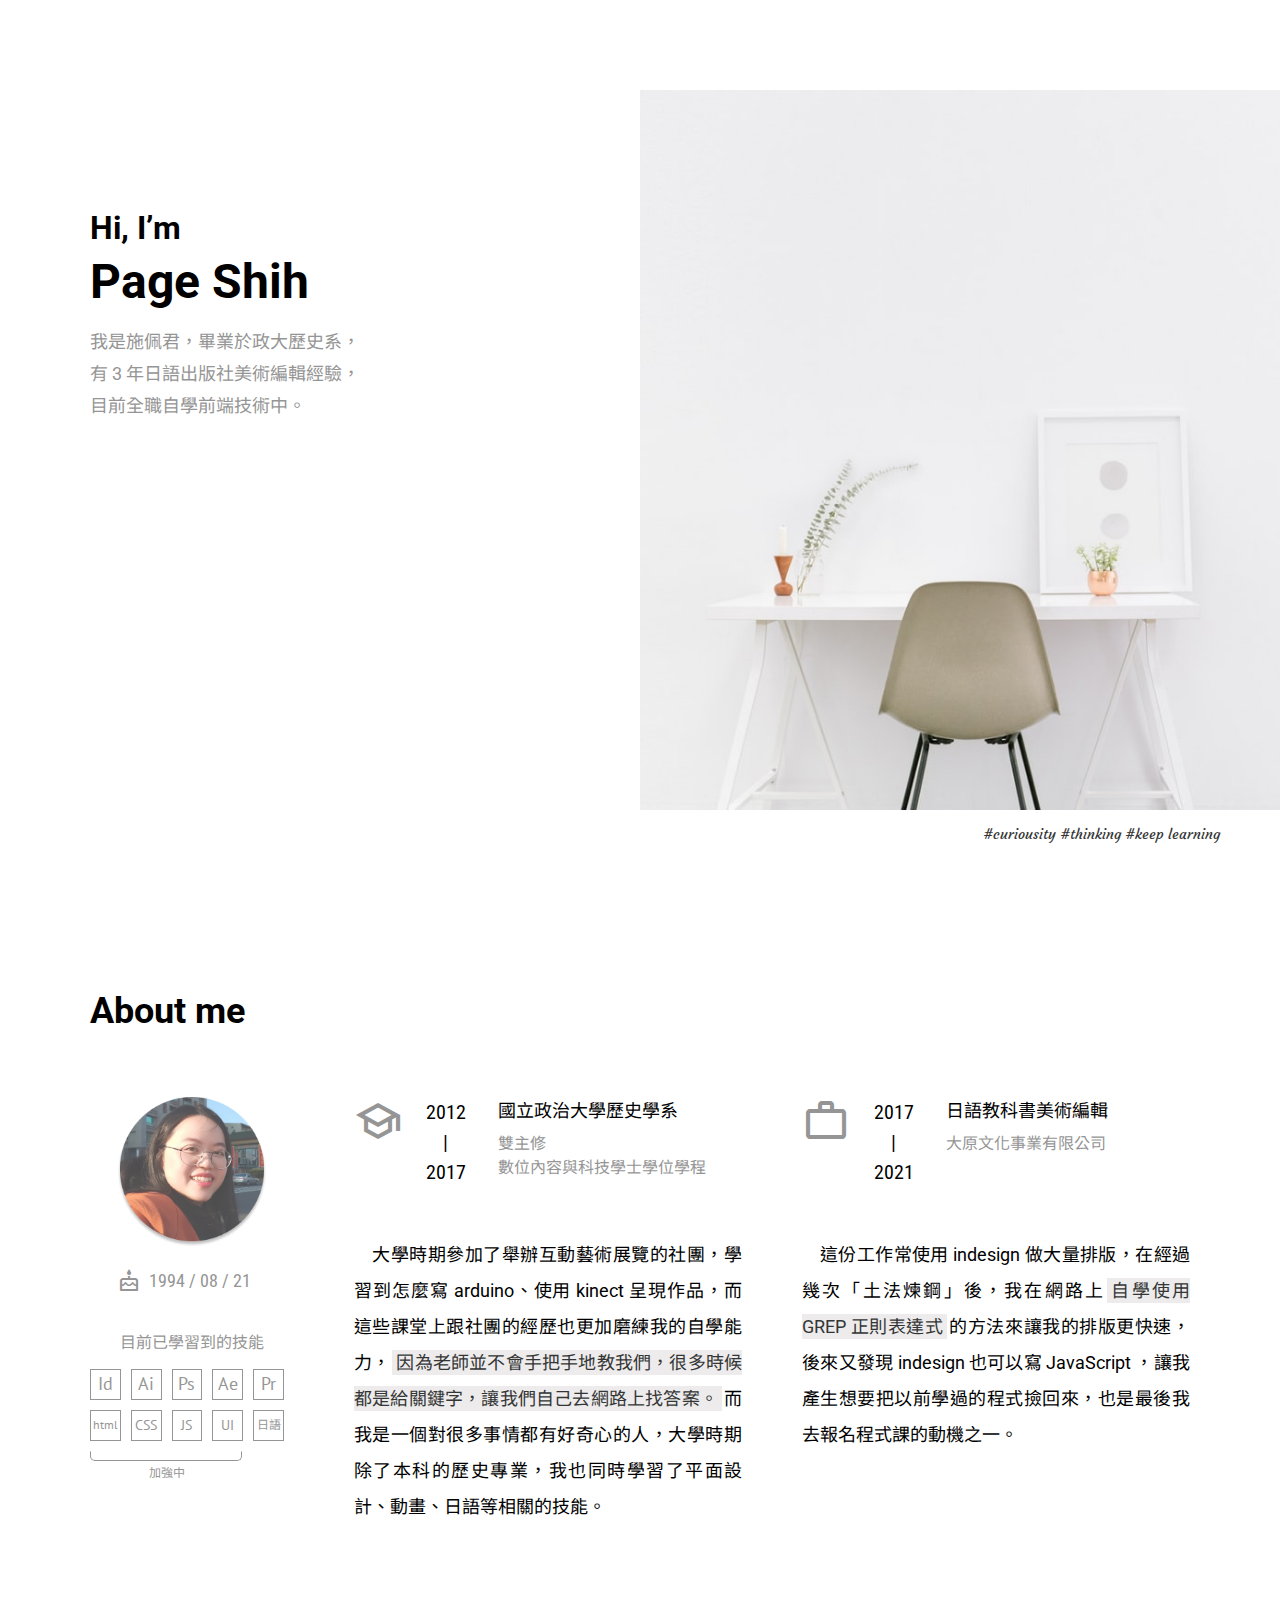
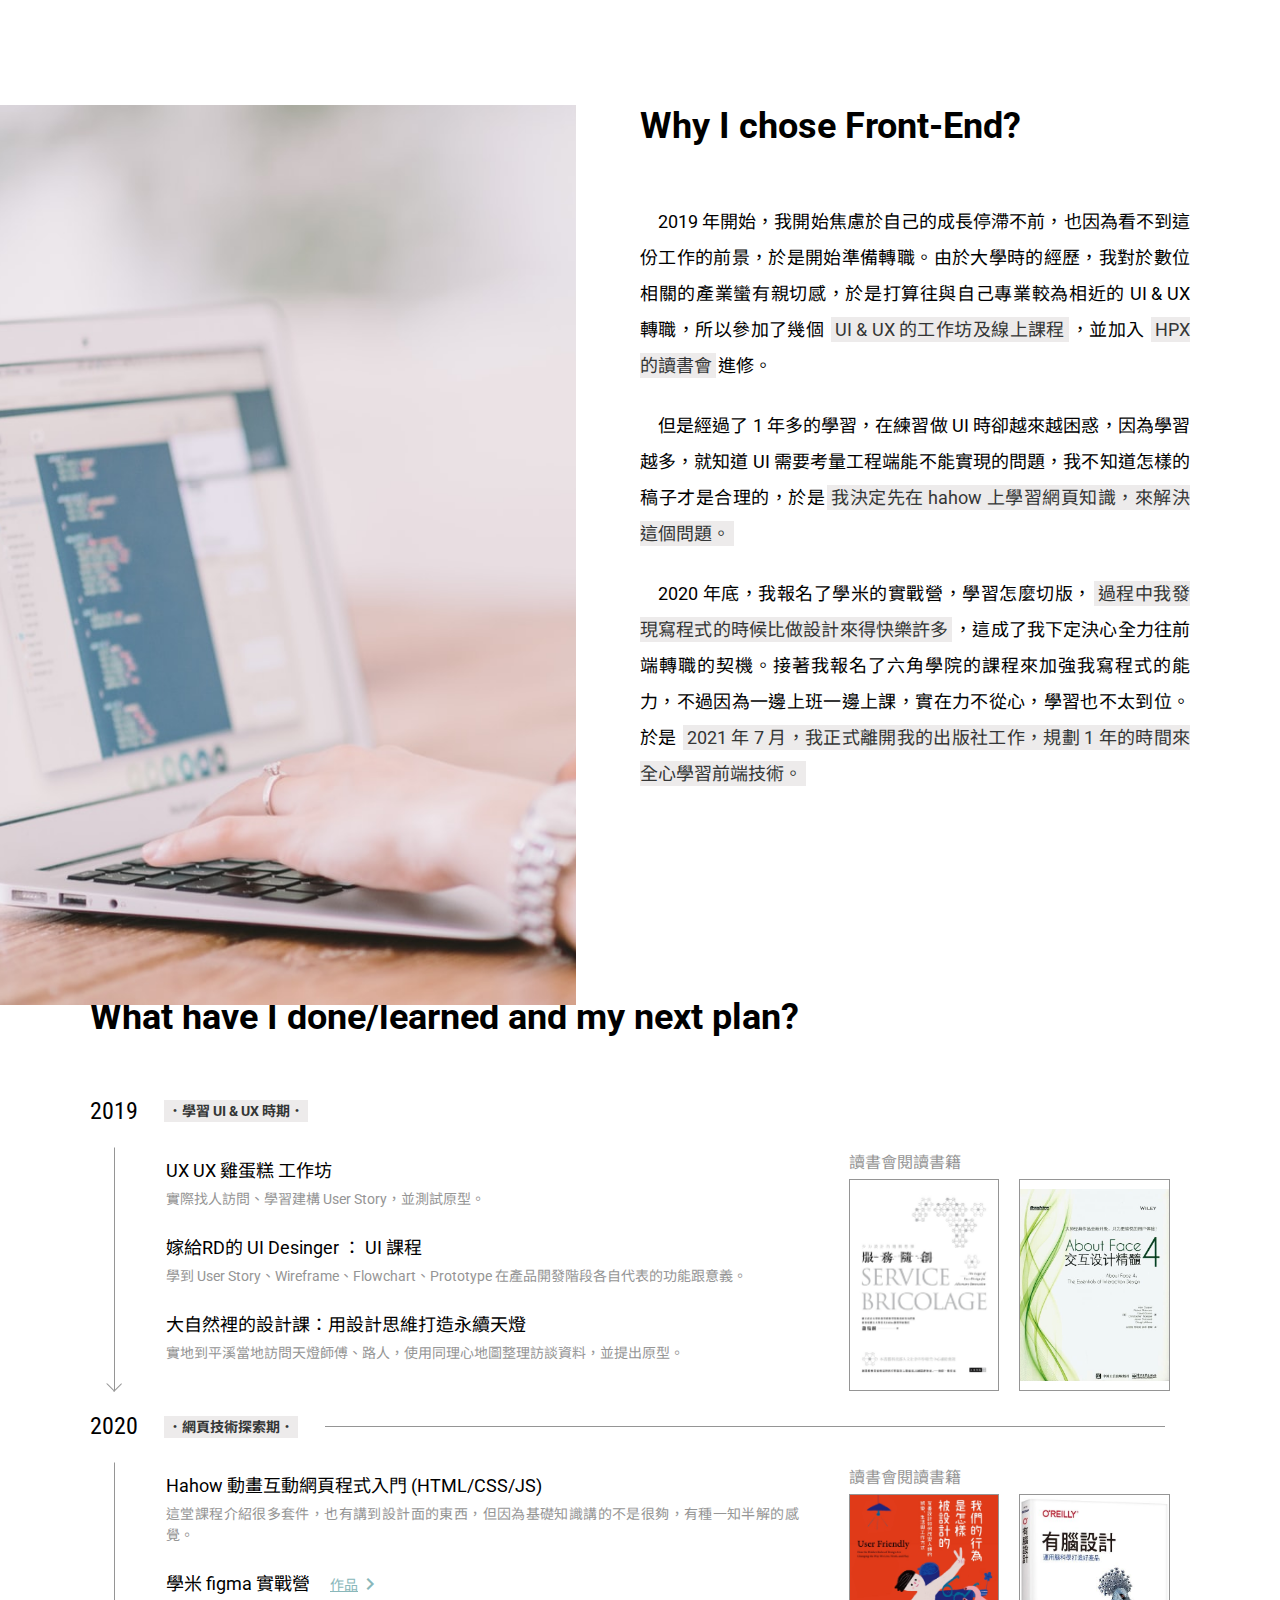
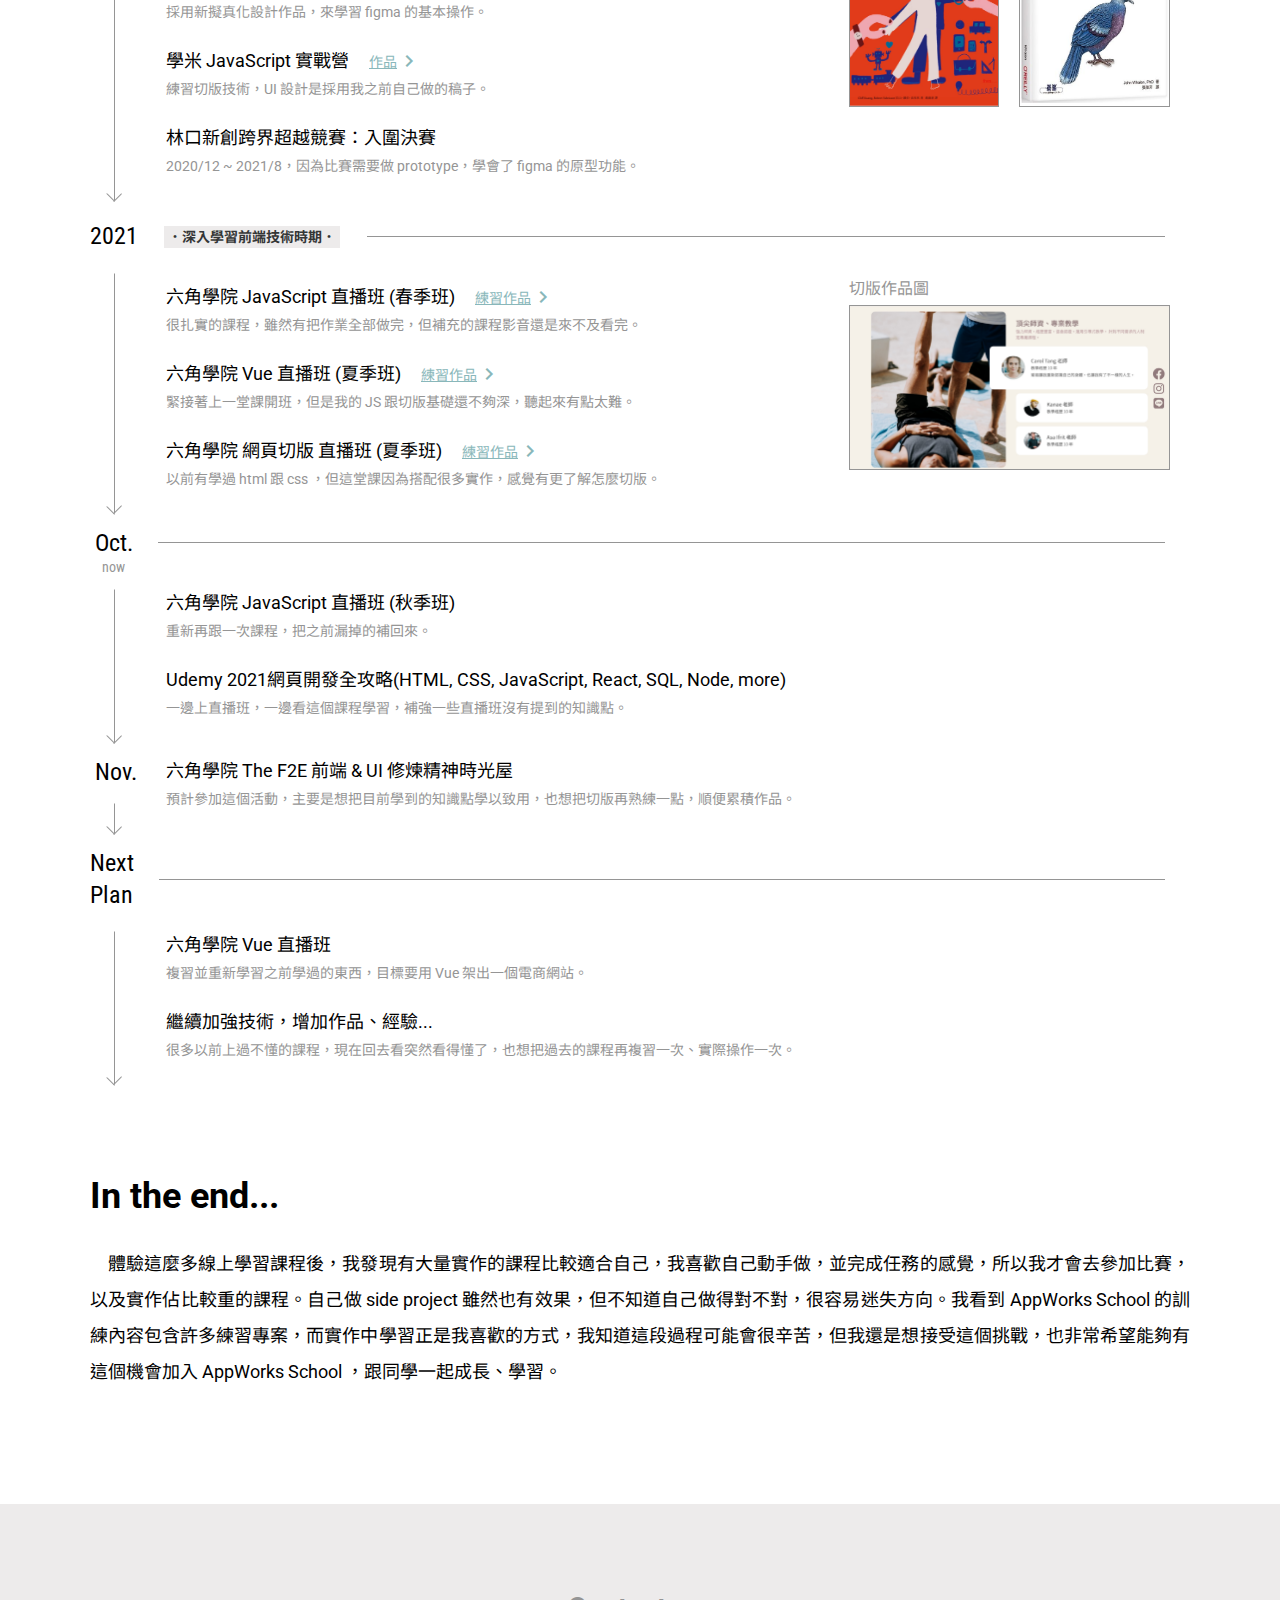
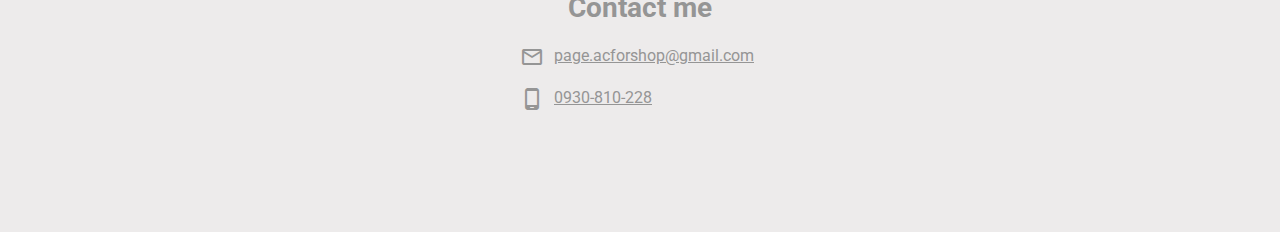
<file: index.html>
<!DOCTYPE html>
<html lang="en">

<head>
    <meta charset="UTF-8">
    <meta http-equiv="X-UA-Compatible" content="IE=edge">
    <meta name="viewport" content="width=device-width, initial-scale=1.0">
    <title>Resume by Page Shih - Appworks School application</title>
    <link href="https://fonts.googleapis.com/icon?family=Material+Icons+Outlined" rel="stylesheet">
    <link rel="preconnect" href="https://fonts.googleapis.com">
    <link rel="preconnect" href="https://fonts.gstatic.com" crossorigin>
    <link
        href="https://fonts.googleapis.com/css2?family=Courgette&family=Noto+Sans+TC&family=PT+Sans&family=Roboto+Condensed&family=Roboto:wght@400;700&display=swap"
        rel="stylesheet">
    <link rel="stylesheet" href="./style/style.css">
    <link rel="stylesheet" href="https://pro.fontawesome.com/releases/v5.10.0/css/all.css" integrity="sha384-AYmEC3Yw5cVb3ZcuHtOA93w35dYTsvhLPVnYs9eStHfGJvOvKxVfELGroGkvsg+p" crossorigin="anonymous"/>
</head>

<body>
    <!-- heading -->
    <section class="container heading">
        <div class="heading-title">
            <p class="fw-bold fz-2 mb-0">Hi, I’m </p>
            <h1>Page Shih</h1>
            <p class="text-gray fz-1_125 intro">我是施佩君，畢業於政大歷史系，<br>
                有 3 年日語出版社美術編輯經驗，<br>目前全職自學前端技術中。</p>
        </div>
        <div class="heading-deco">
            <div class="deco-pic">
                <img src="./images/heading.jpeg" alt="heading">
            </div>
            <p class="en-deco text-dark">#curiousity #thinking #keep learning</p>
        </div>
        

    </section>

    <!-- about me -->
    <section class="container">
        <h2 class="mb-4">About me</h2>
        <div class="about-me">
            <div class="self-info">
                <div class="top mb-1_75">
                <img class="mb-1" src="./images/headshot.png" width="150px" alt="my headshot">
                <p class="en-num text-gray d-flex align-items-center mb-0"><span
                        class="material-icons-outlined me-0_5">
                        cake
                    </span><span>1994 / 08 / 21</span></p>
                </div>
                <div>
                <p class="text-gray mb-0_625 fz-1 text-center">目前已學習到的技能</p>
                <div class="skill-block text-gray">
                    <div class="block">
                        <p class="en-skill fz-1_125">Id</p>
                    </div>
                    <div class="block">
                        <p class="en-skill fz-1_125">Ai</p>
                    </div>
                    <div class="block">
                        <p class="en-skill fz-1_125">Ps</p>
                    </div>
                    <div class="block">
                        <p class="en-skill fz-1_125">Ae</p>
                    </div>
                    <div class="block">
                        <p class="en-skill fz-1_125">Pr</p>
                    </div>
                    <div class="block">
                        <p class="en-skill fz-0_75">html</p>
                    </div>
                    <div class="block">
                        <p class="en-skill fz-0_875">CSS</p>
                    </div>
                    <div class="block">
                        <p class="en-skill fz-0_875">JS</p>
                    </div>
                    <div class="block">
                        <p class="en-skill fz-0_875">UI</p>
                    </div>
                    <div class="block">
                        <p class="fz-0_75">日語</p>
                    </div>
                </div>
                <div class="skill-underline">
                    <div class="content">
                        <div class="bracket"></div>
                        <p class="text-gray fz-0_75 text-center mb-0">加強中</p>
                    </div>
                   
                </div>
            </div>
            </div>
            <div class="experience">
                <div class="top">
                    <div class="icon material-icons-outlined fz-3 text-gray">school</div>
                    <div class="date">
                        <p class="en-num">2012</p>
                        <p>|</p>
                        <p class="en-num">2017</p>
                    </div>
                    <div class="title">
                        <p class="main">國立政治大學歷史學系</p>
                        <p class="sub">雙主修<br>
                            數位內容與科技學士學位學程 </p>
                    </div>
                </div>
                <p class="mb-0 text-indent-1">
                    大學時期參加了舉辦互動藝術展覽的社團，學習到怎麼寫 arduino、使用 kinect 呈現作品，而這些課堂上跟社團的經歷也更加磨練我的自學能力，<em>因為老師並不會手把手地教我們，很多時候都是給關鍵字，讓我們自己去網路上找答案。</em>而我是一個對很多事情都有好奇心的人，大學時期除了本科的歷史專業，我也同時學習了平面設計、動畫、日語等相關的技能。
                </p>
            </div>
            <div class="experience">
                <div class="top">
                    <div class="icon material-icons-outlined fz-3 text-gray">work_outline</div>
                    <div class="date">
                        <p class="en-num">2017</p>
                        <p>|</p>
                        <p class="en-num">2021</p>
                    </div>
                    <div class="title">
                        <p class="main">日語教科書美術編輯</p>
                        <p class="sub">大原文化事業有限公司</p>
                    </div>
                </div>
                <p class="mb-0 text-indent-1">這份工作常使用 indesign 做大量排版，在經過幾次「土法煉鋼」後，我在網路上<em>自學使用 GREP 正則表達式</em>的方法來讓我的排版更快速，後來又發現 indesign 也可以寫 JavaScript ，讓我產生想要把以前學過的程式撿回來，也是最後我去報名程式課的動機之一。</p>
            </div>
        </div>
    </section>

    <!-- why I chose F2E -->
    <section class="container left-img-right-text">
        <div class="deco-pic-l">
            <div class="deco-pic">
                <img src="./images/coding.jpeg" alt="coding">
            </div>
        </div>

        <div class="content-right">
            <h2>Why I chose Front-End?</h2>
            <p class="text-indent-1">2019 年開始，我開始焦慮於自己的成長停滯不前，也因為看不到這份工作的前景，於是開始準備轉職。由於大學時的經歷，我對於數位相關的產業蠻有親切感，於是打算往與自己專業較為相近的 UI & UX 轉職，所以參加了幾個 <em>UI & UX 的工作坊及線上課程</em>，並加入 <em>HPX 的讀書會</em>進修。</p>
            <p class="text-indent-1">但是經過了 1 年多的學習，在練習做 UI 時卻越來越困惑，因為學習越多，就知道 UI 需要考量工程端能不能實現的問題，我不知道怎樣的稿子才是合理的，於是<em>我決定先在 hahow 上學習網頁知識，來解決這個問題。</em></p>
            <p class="text-indent-1">2020 年底，我報名了學米的實戰營，學習怎麼切版，<em>過程中我發現寫程式的時候比做設計來得快樂許多</em>，這成了我下定決心全力往前端轉職的契機。接著我報名了六角學院的課程來加強我寫程式的能力，不過因為一邊上班一邊上課，實在力不從心，學習也不太到位。於是 <em>2021 年 7 月，我正式離開我的出版社工作，規劃 1 年的時間來全心學習前端技術。</em></p>
        </div>
    </section>

    <!-- what I have done/ -->
    <section class="container">
        <h2>What have I done/learned and my next plan?</h2>
        <div class="mb-1_25">
           
            <h4 class="d-flex align-items-center"><span class="en-num me-1_5">2019</span><em class="fw-bold fz-0_875 text-dark">．學習 UI & UX 時期．</em></h4>
           
            <div class="d-flex">
            <div class="arrow-down"></div>
            <div class="timeline-row">
                <div class="timeline-col">
                    
                    <div class="pt-0_625">
                        <div class="timeline-item">
                            <h5>UX UX 雞蛋糕 工作坊</h5>
                            <p>實際找人訪問、學習建構 User Story，並測試原型。</p>
                        </div>
                        <div class="timeline-item">
                            <h5>嫁給RD的 UI Desinger ： UI 課程</h5>
                            <p>學到 User Story、Wireframe、Flowchart、Prototype 在產品開發階段各自代表的功能跟意義。</p>
                        </div>
                        <div class="timeline-item">
                            <h5>大自然裡的設計課：用設計思維打造永續天燈</h5>
                            <p>實地到平溪當地訪問天燈師傅、路人，使用同理心地圖整理訪談資料，並提出原型。</p>
                        </div>
                    </div>
                </div>
                <div class="timeline-col">
                    <p class="text-gray fz-1 mb-0">讀書會閱讀書籍</p>
                    <div class="images-row md-mb-1">
                        <div class="img-outline sm-md-1">
                            <img src="./images/book1.jpeg" alt="服務隨創：少力設計的邏輯思維" title="服務隨創：少力設計的邏輯思維">
                        </div>
                        <div class="img-outline">
                            <img src="./images/book2.jpeg" alt="About Face 4：交互設計精髓" title="About Face 4：交互設計精髓">
                        </div>
                    </div>
                </div>
            </div>
            </div>
            
        </div>
        <div class="mb-1_25">
            <h4 class="d-flex align-items-center"><span class="en-num me-1_5">2020</span><em  class="fw-bold fz-0_875 text-dark">．網頁技術探索期．</em><hr></h4>

            <div class="d-flex">
                <div class="arrow-down"></div>
                <div class="timeline-row">
                <div class="timeline-col">
                    <div class="pt-0_625">
                        <div class="timeline-item">
                            <h5>Hahow 動畫互動網頁程式入門 (HTML/CSS/JS)</h5>
                            <p>這堂課程介紹很多套件，也有講到設計面的東西，但因為基礎知識講的不是很夠，有種一知半解的感覺。</p>
                        </div>
                        <div class="timeline-item">
                            <h5><span class="me-1_25">學米 figma 實戰營</span><a class="links fz-0_875"
                                    href="https://www.figma.com/file/PwWE3hJcyIL1hSvM4oDMRc/21-day-challenge?node-id=84%3A1813">作品<span
                                        class="material-icons-outlined vertical-bottom">chevron_right</span></a></h5>
                            <p>採用新擬真化設計作品，來學習 figma 的基本操作。</p>
                        </div>
                        <div class="timeline-item">
                            <h5><span class="me-1_25">學米 JavaScript 實戰營</span><a class="links fz-0_875"
                                    href="https://pageshih.github.io/UdonShop/">作品<span
                                        class="material-icons-outlined vertical-bottom">chevron_right</span></a></h5>
                            <p>練習切版技術，UI 設計是採用我之前自己做的稿子。</p>
                        </div>
                        <div class="timeline-item">
                            <h5>林口新創跨界超越競賽：入圍決賽</h5>
                            <p>2020/12 ~ 2021/8，因為比賽需要做 prototype，學會了 figma 的原型功能。</p>
                        </div>
                    </div>
                </div>
                <div class="timeline-col">
                    <p class="text-gray fz-1 mb-0">讀書會閱讀書籍</p>
                    <div class="images-row md-mb-1">
                        <div class="img-outline sm-md-1">
                            <img src="./images/book3.jpeg" alt="我們的行為是怎樣被設計的：友善設計如何改變人類的娛樂、生活與工作方式" title="我們的行為是怎樣被設計的：友善設計如何改變人類的娛樂、生活與工作方式">
                        </div>
                        <div class="img-outline">
                            <img src="./images/book4.jpeg" alt="有腦設計：用腦科學打造好產品" title="有腦設計：用腦科學打造好產品">
                        </div>
                    </div>
                </div>
            </div>
            </div>
        </div>
        <div class="mb-0_875">

            <h4 class="d-flex align-items-center"><span class="en-num me-1_5">2021</span><em class="fw-bold fz-0_875 text-dark">．深入學習前端技術時期．</em><hr></h4>
            

            <div class="d-flex">
                <div class="arrow-down"></div>
                <div class="timeline-row">
                <div class="timeline-col">
                    <div class="pt-0_625">
                        <div class="timeline-item" id="hexJSWorks">
                            <h5><span class="me-1_25">六角學院 JavaScript 直播班 (春季班)</span><a class="links fz-0_875"
                                href="./hexJavaScriptWorks.html">練習作品<span
                                    class="material-icons-outlined vertical-bottom">chevron_right</span></a></h5>
                            <p>很扎實的課程，雖然有把作業全部做完，但補充的課程影音還是來不及看完。</p>
                        </div>
                        <div class="timeline-item" id="hexVueWorks">
                            <h5><span class="me-1_25">六角學院 Vue 直播班 (夏季班)</span><a class="links fz-0_875"
                                href="./hexVueWorks.html">練習作品<span
                                    class="material-icons-outlined vertical-bottom">chevron_right</span></a></h5>
                            <p>緊接著上一堂課開班，但是我的 JS 跟切版基礎還不夠深，聽起來有點太難。</p>
                        </div>
                        <div class="timeline-item" id="hexLayoutWorks">
                            <h5><span class="me-1_25">六角學院 網頁切版 直播班 (夏季班)</span><a class="links fz-0_875"
                                href="./hexLayoutWorks.html">練習作品<span
                                    class="material-icons-outlined vertical-bottom">chevron_right</span></a></h5>
                            <p>以前有學過 html 跟 css ，但這堂課因為搭配很多實作，感覺有更了解怎麼切版。</p>
                        </div>
                    </div>
                </div>
                <div class="timeline-col">
                    <p class="text-gray fz-1 mb-0">切版作品圖</p>
                    <div class="images-row">
                        <div class="img-outline horizontal-img-h">
                    <img src="./images/layoutWork1.jpeg" alt="切版班作品1" title="更多作品請按左側/上方文字連結">
                </div>
                </div>
                </div>
            </div>
            </div>
        </div>
        <div class="d-flex">
            <div class="ms-0_3">
                <h4 class="en-num mb-0 text-center">Oct.</h4>
                <p class="en-num text-gray fz-0_875 text-center mb-0_875 lh-1_2">now</p>
            </div>
            <hr class="mt-0_875">
        </div>
            
            <div class="d-flex mb-0_875">
                <div class="arrow-down"></div>
            <div class="timeline-row">
                <div class="timeline-col">

                    <div class="timeline-item">
                        <h5>六角學院 JavaScript 直播班 (秋季班)</h5>
                        <p>重新再跟一次課程，把之前漏掉的補回來。</p>
                    </div>
                    <div class="timeline-item">
                        <h5>Udemy 2021網頁開發全攻略(HTML, CSS, JavaScript, React, SQL, Node, more)</h5>
                        <p>一邊上直播班，一邊看這個課程學習，補強一些直播班沒有提到的知識點。</p>
                    </div>

                </div>
            </div>
        </div>

        <div class="d-flex mb-0_875">
            <div class="timeline-month">
                <h4 class="en-num mb-0_875 text-center">Nov.</h4>
                <div class="arrow-down"></div>
            </div>
            <div class="timeline-row">
                <div class="timeline-col">

                    <div class="timeline-item">
                        <h5>六角學院 The F2E 前端 & UI 修煉精神時光屋</h5>
                        <p>預計參加這個活動，主要是想把目前學到的知識點學以致用，也想把切版再熟練一點，順便累積作品。</p>
                    </div>

                </div>
            </div>
        </div>
        <h4 class="en-num d-flex align-items-center">Next<br>Plan
            <hr>
        </h4>
        <div class="d-flex">
            <div class="arrow-down"></div>
            <div class="timeline-row">
            <div class="timeline-col">
                
                <div class="p-0">
                    <div class="timeline-item">
                        <h5>六角學院 Vue 直播班</h5>
                        <p>複習並重新學習之前學過的東西，目標要用 Vue 架出一個電商網站。</p>
                    </div>
                    <div class="timeline-item">
                        <h5>繼續加強技術，增加作品、經驗...</h5>
                        <p>很多以前上過不懂的課程，現在回去看突然看得懂了，也想把過去的課程再複習一次、實際操作一次。</p>
                    </div>
                </div>
            </div>
        </div>
    </section>

    <!-- conclusion -->
    <section class="container pt-0 md-pt-2">
        <h2 class="mb-1_75">In the end...</h2>
        <p class="text-indent-1">體驗這麼多線上學習課程後，我發現有大量實作的課程比較適合自己，我喜歡自己動手做，並完成任務的感覺，所以我才會去參加比賽，以及實作佔比較重的課程。自己做 side project 雖然也有效果，但不知道自己做得對不對，很容易迷失方向。我看到 AppWorks School 的訓練內容包含許多練習專案，而實作中學習正是我喜歡的方式，我知道這段過程可能會很辛苦，但我還是想接受這個挑戰，也非常希望能夠有這個機會加入 AppWorks School ，跟同學一起成長、學習。</p>
    </section>
    <!-- contact me -->
    <section class="bg-light">
        <div class="contact-info">
        <h3>Contact me</h3>
        <p class="icon-info"><a href="mailto:page.acforshop@gmail.com" title="mail"><span class="material-icons-outlined icon-inline">
            email
            </span>page.acforshop@gmail.com</a> </p>
            <p class="icon-info mb-1_75"><a href="tel:0930-810-228" title="Phone"><span class="material-icons-outlined icon-inline">
                phone_android
                </span>0930-810-228</a></p>
                <div class="icon-link">
                <a class="text-gray fz-3 ms-1_25" href="https://github.com/pageshih" title="Github"><i class="fab fa-github"></i></a>
                <a class="text-gray fz-3" href="https://codepen.io/kanawin821" title="CodePen"><i class="fab fa-codepen"></i></a>
                <a class="text-gray fz-3" href="https://www.facebook.com/profile.php?id=100000347035746"><i class="fab fa-facebook" title="facebook"></i></a>
            </div>
            </div>
    </section>
</body>

</html>
</file>
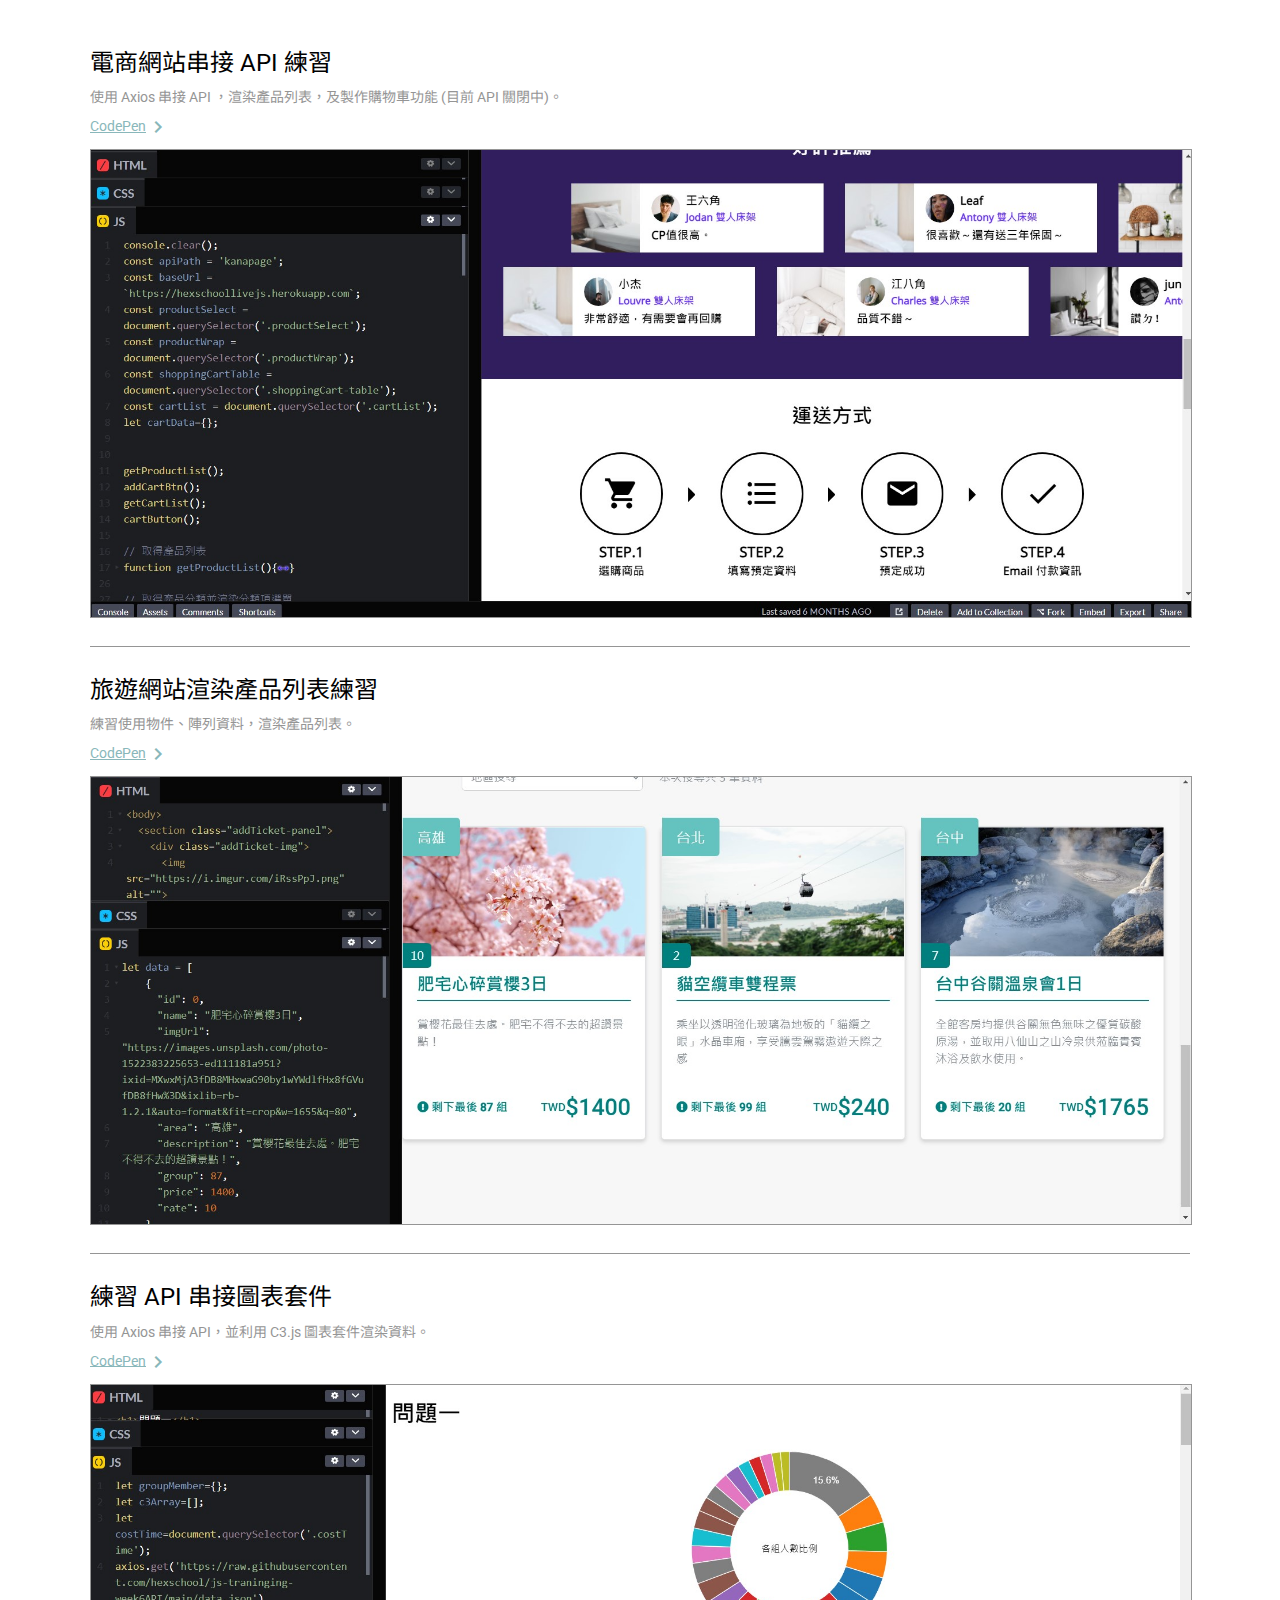
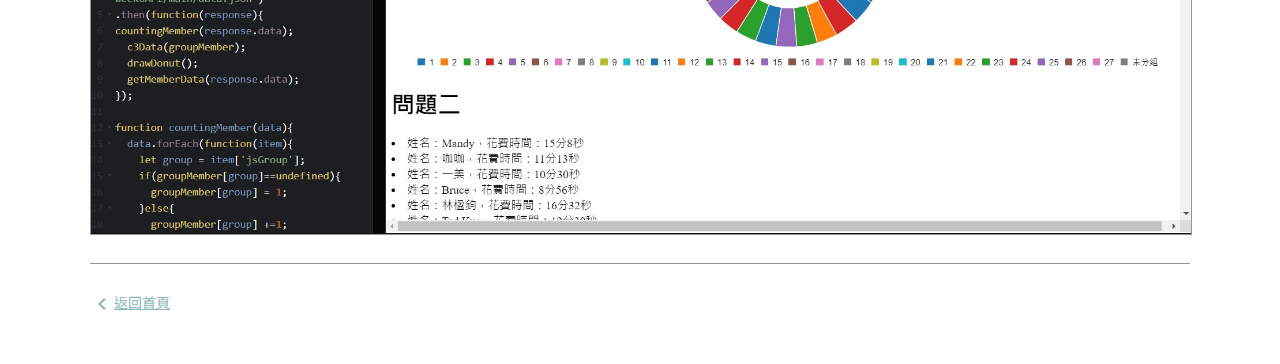
<file: hexJavaScriptWorks.html>
<!DOCTYPE html>
<html lang="en">
<head>
    <meta charset="UTF-8">
    <meta http-equiv="X-UA-Compatible" content="IE=edge">
    <meta name="viewport" content="width=device-width, initial-scale=1.0">
    <title>六角學院 JS直播班 練習作品列表</title>
    <link href="https://fonts.googleapis.com/icon?family=Material+Icons+Outlined" rel="stylesheet">
    <link rel="preconnect" href="https://fonts.googleapis.com">
    <link rel="preconnect" href="https://fonts.gstatic.com" crossorigin>
    <link
        href="https://fonts.googleapis.com/css2?family=Courgette&family=Noto+Sans+TC&family=PT+Sans&family=Roboto+Condensed&family=Roboto:wght@400;700&display=swap"
        rel="stylesheet">
    <link rel="stylesheet" href="./style/style.css">
</head>
<body>
    <div class="container py-3">
        <h4 class="mb-0_25">電商網站串接 API 練習</h4>
        <p class="text-gray fz-0_875 mb-0_25">使用 Axios 串接 API ，渲染產品列表，及製作購物車功能 (目前 API 關閉中)。</p>
        <div class="mb-0_625">
            <a class="links fz-0_875 ms-0"
            href="https://codepen.io/kanawin821/pen/yLgEGLe">CodePen<span
                class="material-icons-outlined vertical-middle">chevron_right</span></a>
        </div>
        <div class="img-hover-container w-100">
        <img class="w-100" src="./images/JSWork1.jpg"  alt="電商網站串接 API 練習">
        <a href="https://codepen.io/kanawin821/pen/yLgEGLe" title="電商網站串接 API 練習"><div class="img-hover-link"><span class="material-icons-outlined img-link-icon">link</span></div></a>
    </div>
        <hr class="mb-1_75">
        <h4 class="mb-0_25">旅遊網站渲染產品列表練習</h4>
        <p class="text-gray fz-0_875 mb-0_25">練習使用物件、陣列資料，渲染產品列表。</p>
        <div class="mb-0_625">
            <a class="links fz-0_875 ms-0"
            href="https://codepen.io/kanawin821/pen/XWprKpa">CodePen<span
                class="material-icons-outlined vertical-middle">chevron_right</span></a>
        </div>
        <div class="img-hover-container w-100">
            <img class="w-100" src="./images/JSWork2.jpg"  alt="旅遊網站串接 API 練習">
        <a href="https://codepen.io/kanawin821/pen/XWprKpa" title="旅遊網站串接 API 練習"><div class="img-hover-link"><span class="material-icons-outlined img-link-icon">link</span></div></a>
    </div>
        <hr class="mb-1_75">
        <h4 class="mb-0_25">練習 API 串接圖表套件</h4>
        <p class="text-gray fz-0_875 mb-0_25">使用 Axios 串接 API，並利用 C3.js 圖表套件渲染資料。</p>
        <div class="mb-0_625">
            <a class="links fz-0_875 ms-0"
            href="https://codepen.io/kanawin821/pen/ZELeZra">CodePen<span
                class="material-icons-outlined vertical-middle">chevron_right</span></a>
        </div>
        <div class="img-hover-container w-100">
        <img class="w-100" src="./images/JSWork3.jpg"  alt="練習 API 串接圖表套件">
        <a href="https://codepen.io/kanawin821/pen/ZELeZra" title="練習 API 串接圖表套件"><div class="img-hover-link"><span class="material-icons-outlined img-link-icon">link</span></div></a>
         </div>
        <hr class="mb-1_75">
        <a class="links fz-0_875 ms-0"
        href="./index.html#hexJSWorks"><span
            class="material-icons-outlined vertical-middle">chevron_left</span>返回首頁</a>
    </div>
    
</body>
</html>
</file>
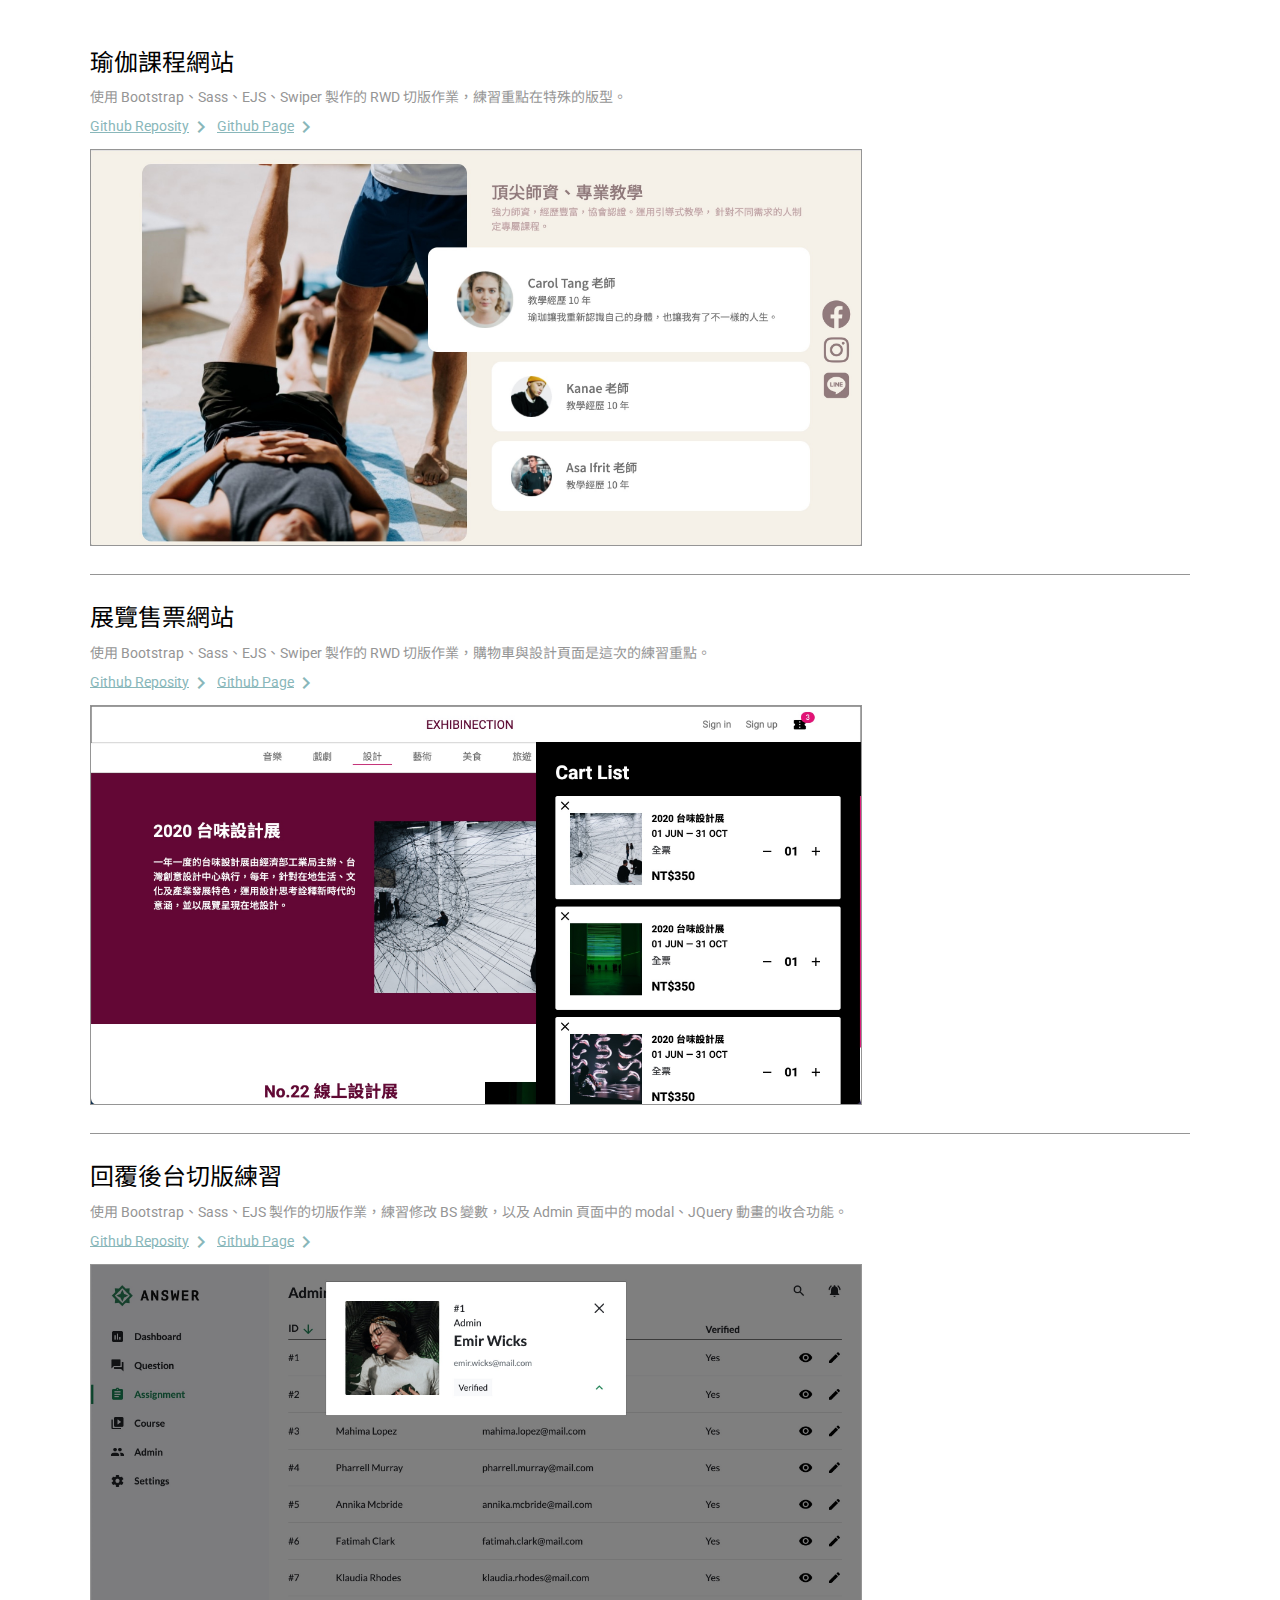
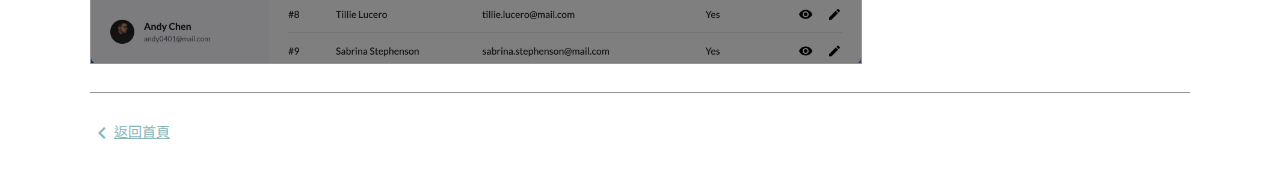
<file: hexLayoutWorks.html>
<!DOCTYPE html>
<html lang="en">
<head>
    <meta charset="UTF-8">
    <meta http-equiv="X-UA-Compatible" content="IE=edge">
    <meta name="viewport" content="width=device-width, initial-scale=1.0">
    <title>六角學院 切版直播班 作品列表</title>
    <link href="https://fonts.googleapis.com/icon?family=Material+Icons+Outlined" rel="stylesheet">
    <link rel="preconnect" href="https://fonts.googleapis.com">
    <link rel="preconnect" href="https://fonts.gstatic.com" crossorigin>
    <link
        href="https://fonts.googleapis.com/css2?family=Courgette&family=Noto+Sans+TC&family=PT+Sans&family=Roboto+Condensed&family=Roboto:wght@400;700&display=swap"
        rel="stylesheet">
    <link rel="stylesheet" href="./style/style.css">
</head>
<body>
    <div class="container py-3">
    <h4 class="mb-0_25">瑜伽課程網站</h4>
    <p class="text-gray fz-0_875 mb-0_25">使用 Bootstrap、Sass、EJS、Swiper 製作的 RWD 切版作業，練習重點在特殊的版型。</p>
    <div class="mb-0_625">
        <a class="links fz-0_875 ms-0"
        href="https://github.com/pageshih/layoutweek8_0904">Github Reposity<span
            class="material-icons-outlined vertical-middle">chevron_right</span></a>
            <a class="links fz-0_875 ms-0"
        href="https://pageshih.github.io/layoutweek8_0904/">Github Page<span
            class="material-icons-outlined vertical-middle">chevron_right</span></a>
    </div>
    <div class="img-hover-container">
        <img class="w-100" src="./images/layoutWork1.jpeg"  alt="瑜伽課程網站">
    <a href="https://pageshih.github.io/layoutweek8_0904/" title="瑜伽課程網站"><div class="img-hover-link"><span class="material-icons-outlined img-link-icon">link</span></div></a>
</div>
    <hr class="mb-1_75">
    <h4 class="mb-0_25">展覽售票網站</h4>
    <p class="text-gray fz-0_875 mb-0_25">使用 Bootstrap、Sass、EJS、Swiper 製作的 RWD 切版作業，購物車與設計頁面是這次的練習重點。</p>
    <div class="mb-0_625">
        <a class="links fz-0_875 ms-0"
        href="https://github.com/pageshih/layoutWeek6">Github Reposity<span
            class="material-icons-outlined vertical-middle">chevron_right</span></a>
            <a class="links fz-0_875 ms-0"
        href="https://pageshih.github.io/layoutWeek6/index.html">Github Page<span
            class="material-icons-outlined vertical-middle">chevron_right</span></a>
    </div>
    <div class="img-hover-container">
    <img class="w-100" src="./images/layoutWork2.jpeg"  alt="展覽售票網站">
    <a href="https://pageshih.github.io/layoutWeek6/index.html" title="展覽售票網站"><div class="img-hover-link"><span class="material-icons-outlined img-link-icon">link</span></div></a>
</div>

    <hr class="mb-1_75">
    <h4 class="mb-0_25">回覆後台切版練習</h4>
    <p class="text-gray fz-0_875 mb-0_25">使用 Bootstrap、Sass、EJS 製作的切版作業，練習修改 BS 變數，以及 Admin 頁面中的 modal、JQuery 動畫的收合功能。</p>
    <div class="mb-0_625">
        <a class="links fz-0_875 ms-0"
        href="https://github.com/pageshih/layoutWeek5">Github Reposity<span
            class="material-icons-outlined vertical-middle">chevron_right</span></a>
            <a class="links fz-0_875 ms-0"
        href="https://pageshih.github.io/layoutWeek5/index.html">Github Page<span
            class="material-icons-outlined vertical-middle">chevron_right</span></a>
    </div>
    <div class="img-hover-container">
    <img class="w-100" src="./images/layoutWork3.jpeg"  alt="回復後台切版練習">
    <a href="https://pageshih.github.io/layoutWeek5/index.html" title="回復後台切版練習"><div class="img-hover-link"><span class="material-icons-outlined img-link-icon">link</span></div></a>
</div>
    <hr class="mb-1_75">
    <a class="links fz-0_875 ms-0"
    href="./index.html#hexLayoutWorks"><span
        class="material-icons-outlined vertical-middle">chevron_left</span>返回首頁</a>
</div>

</body>
</html>
</file>
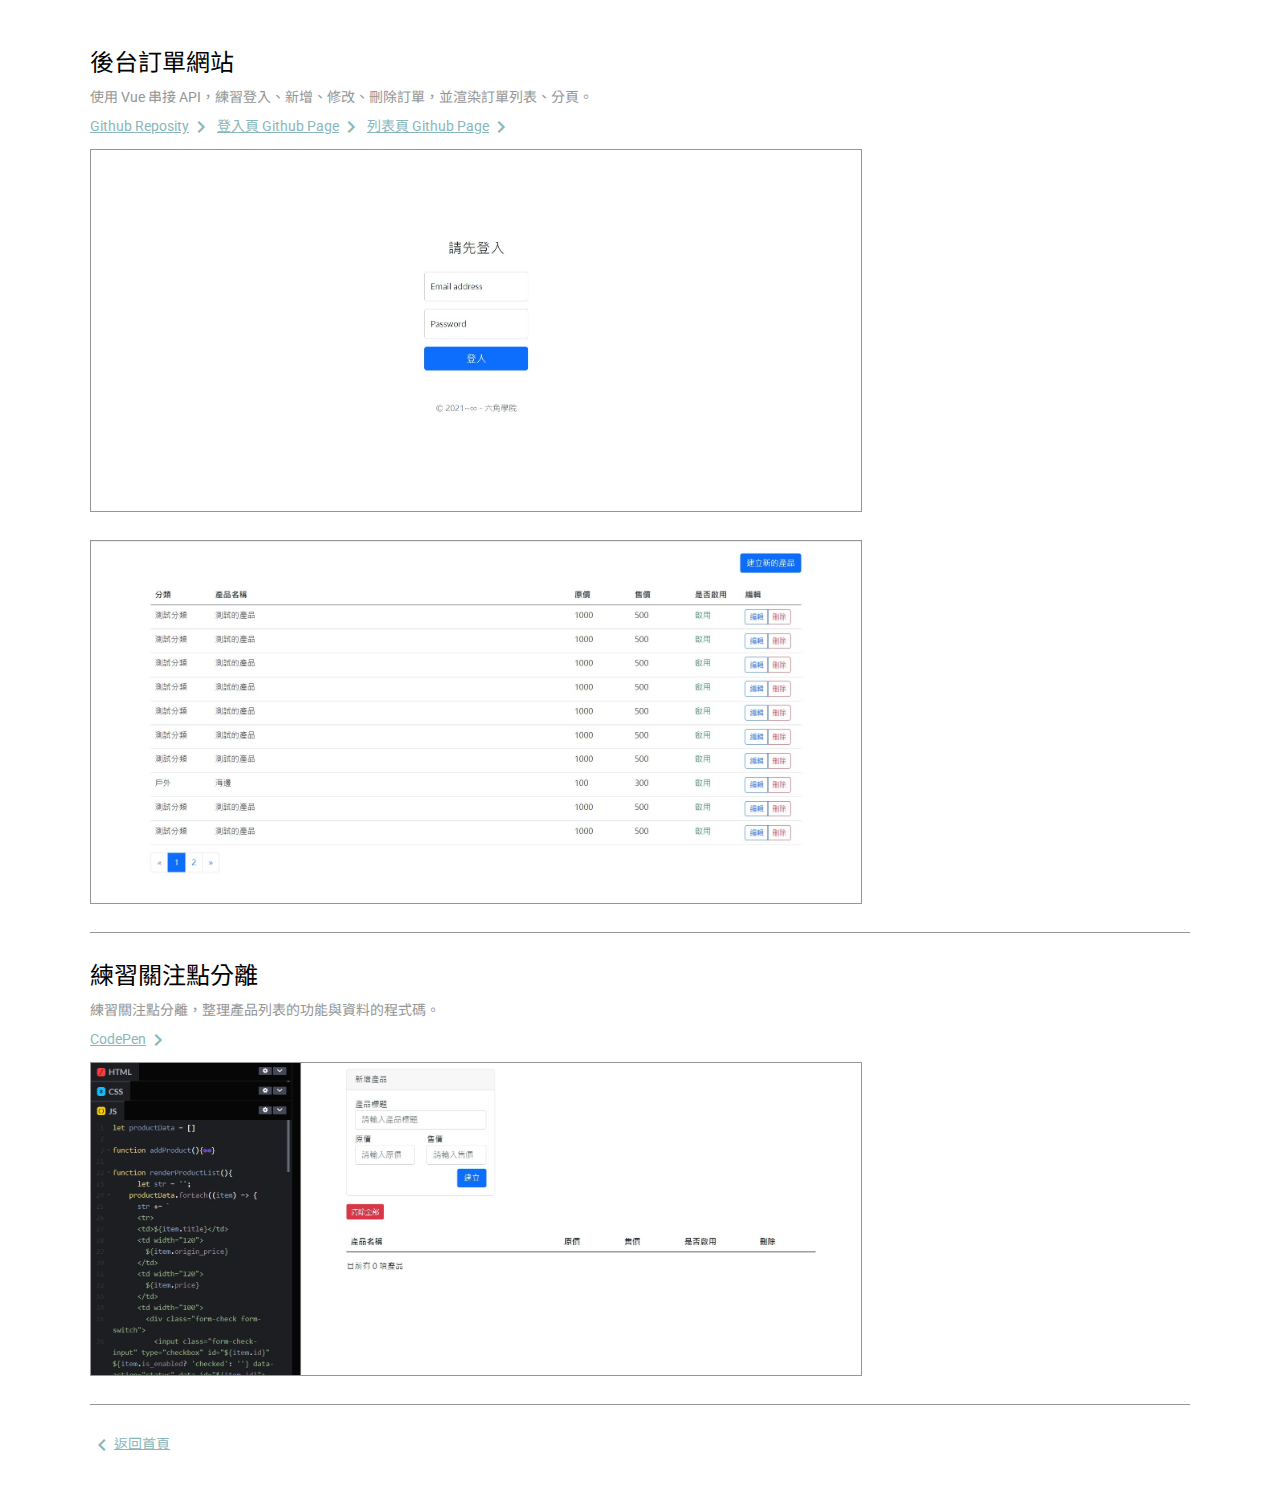
<file: hexVueWorks.html>
<!DOCTYPE html>
<html lang="en">
<head>
    <meta charset="UTF-8">
    <meta http-equiv="X-UA-Compatible" content="IE=edge">
    <meta name="viewport" content="width=device-width, initial-scale=1.0">
    <title>六角學院 Vue直播班 練習作品列表</title>
    <link href="https://fonts.googleapis.com/icon?family=Material+Icons+Outlined" rel="stylesheet">
    <link rel="preconnect" href="https://fonts.googleapis.com">
    <link rel="preconnect" href="https://fonts.gstatic.com" crossorigin>
    <link
        href="https://fonts.googleapis.com/css2?family=Courgette&family=Noto+Sans+TC&family=PT+Sans&family=Roboto+Condensed&family=Roboto:wght@400;700&display=swap"
        rel="stylesheet">
    <link rel="stylesheet" href="./style/style.css">
</head>
<body>
    <div class="container py-3">
    <h4 class="mb-0_25">後台訂單網站</h4>
    <p class="text-gray fz-0_875 mb-0_25">使用 Vue 串接 API，練習登入、新增、修改、刪除訂單，並渲染訂單列表、分頁。</p>
    <div class="mb-0_625">
        <a class="links fz-0_875 ms-0"
        href="https://github.com/pageshih/Vue3-week4-mainTask">Github Reposity<span
            class="material-icons-outlined vertical-middle">chevron_right</span></a>
            <a class="links fz-0_875 ms-0"
        href="https://pageshih.github.io/Vue3-week4-mainTask/login.html">登入頁 Github Page<span
            class="material-icons-outlined vertical-middle">chevron_right</span></a>
            <a class="links fz-0_875 ms-0"
        href="https://pageshih.github.io/Vue3-week4-mainTask/productList.html">列表頁 Github Page<span
            class="material-icons-outlined vertical-middle">chevron_right</span></a>
    </div>
    <div class="img-hover-container">
        <img class="w-100" src="./images/VueWorks1.jpg"  alt="後台訂單網站登入頁">
        <a href="https://pageshih.github.io/Vue3-week4-mainTask/login.html" title="後台訂單網站登入頁"><div class="img-hover-link"><span class="material-icons-outlined img-link-icon">link</span></div></a>
    </div>
    <div class="img-hover-container">
    <img class="w-100" src="./images/VueWorks2.jpg"  alt="後台訂單網站列表頁">
    <a href="https://pageshih.github.io/Vue3-week4-mainTask/productList.html" title="後台訂單網站列表頁"><div class="img-hover-link"><span class="material-icons-outlined img-link-icon">link</span></div></a>
</div>
    <hr class="mb-1_75">
    <h4 class="mb-0_25">練習關注點分離</h4>
    <p class="text-gray fz-0_875 mb-0_25">練習關注點分離，整理產品列表的功能與資料的程式碼。</p>
    <div class="mb-0_625">
        <a class="links fz-0_875 ms-0"
        href="https://codepen.io/kanawin821/pen/oNZLGrj">CodePen<span
            class="material-icons-outlined vertical-middle">chevron_right</span></a>
    </div>
    <div class="img-hover-container">
    <img class="w-100" src="./images/VueWorks3.jpg"  alt="練習關注點分離">
    <a href="https://codepen.io/kanawin821/pen/oNZLGrj" title="練習關注點分離"><div class="img-hover-link"><span class="material-icons-outlined img-link-icon">link</span></div></a>
    </div>
    <hr class="mb-1_75">
    <a class="links fz-0_875 ms-0"
    href="./index.html#hexVueWorks"><span
        class="material-icons-outlined vertical-middle">chevron_left</span>返回首頁</a>
</body>
</html>
</file>
<file: style/style.css>
/* css reset */
/* http://meyerweb.com/eric/tools/css/reset/ 
   v2.0 | 20110126
   License: none (public domain)
*/

html,
body,
div,
span,
applet,
object,
iframe,
h1,
h2,
h3,
h4,
h5,
h6,
p,
blockquote,
pre,
a,
abbr,
acronym,
address,
big,
cite,
code,
del,
dfn,
em,
img,
ins,
kbd,
q,
s,
samp,
small,
strike,
strong,
sub,
sup,
tt,
var,
b,
u,
i,
center,
dl,
dt,
dd,
ol,
ul,
li,
fieldset,
form,
label,
legend,
table,
caption,
tbody,
tfoot,
thead,
tr,
th,
td,
article,
aside,
canvas,
details,
embed,
figure,
figcaption,
footer,
header,
hgroup,
menu,
nav,
output,
ruby,
section,
summary,
time,
mark,
audio,
video {
  margin: 0;
  padding: 0;
  border: 0;
  font-size: 100%;
  font: inherit;
  vertical-align: baseline;
}
/* HTML5 display-role reset for older browsers */
article,
aside,
details,
figcaption,
figure,
footer,
header,
hgroup,
menu,
nav,
section {
  display: block;
}
body {
  line-height: 1;
}
ol,
ul {
  list-style: none;
}
blockquote,
q {
  quotes: none;
}
blockquote:before,
blockquote:after,
q:before,
q:after {
  content: "";
  content: none;
}
table {
  border-collapse: collapse;
  border-spacing: 0;
}


/* variables */
:root{
    --font-size: 16px;
    --padding-x: 30px;
    --space: 16px;
    --light:#EDEBEB;
    --gray: #959595;
    --dark: #343636;
    --link: #89B7BA;
    --sec-lg-pd:90px;
    --sec-md-pd:32px;

}

/* base */
body {
    font-family: 'Roboto','Noto Sans TC', sans-serif;
    font-weight: 400;
    box-sizing: border-box;
}

h1{
    font-weight: 700;
    font-size: calc(var(--font-size) * 3);
    margin-bottom: 20px;
}

h2{
    font-weight: 700;
    font-size: calc(var(--font-size) * 2.25);
    margin-bottom: 56px;
    line-height: 1.2;
}
h3{
    font-weight: 700;
    font-size: calc(var(--font-size) * 1.75);
    margin-bottom: 18px;
    text-align: center;
    color: var(--gray);
}
h4{
    font-size: calc(var(--font-size) * 1.5);
    margin-bottom: 20px;
    line-height: 1.3;
}
h5{
    font-size: calc(var(--font-size) * 1.125);
    line-height: 1.5;
    margin-bottom: 5px;
}

p{
    font-size: calc(var(--font-size) * 1.125);
    line-height: 2;
    margin-bottom: 24px;
    text-align:justify;
    text-justify: distribute;
}

img{
    display: block;
}
section{
    padding-top: var(--sec-lg-pd);
    padding-bottom: var(--sec-lg-pd);
    padding-left: var(--padding-x);
    padding-right: var(--padding-x);
    height: auto;
}

hr{
    border: none;
    height: 1px;
    background-color: var(--gray);
}

em{
    color:var(--dark);
    background-color: var(--light);
    padding: 2px 4px 2px 4px;
    margin-right: 2px;
    margin-left: 2px;
 
}

/* layout */
.heading{
    height: calc(100vh - var(--sec-lg-pd) * 2);
}
.heading-deco{
    position: absolute;
    width: 50%;
    height: calc(100% - var(--sec-lg-pd) * 2) ;
    right:0px;
    top: var(--sec-lg-pd);
    z-index:-1;
}
.deco-pic{
    overflow: hidden;
    height: 100%;
}
.deco-pic img{
    height: 100%;
    width: 100%;
    object-fit: cover;

}
.heading-deco p{
    margin-top: 10px;
    margin-right: 60px;
    text-align: right;
    font-size: calc(var(--font-size) * 0.875);
}

.heading-title{
    margin-top: 10%;
    display: flex;
    flex-direction: column;
    justify-content: center;
}

.heading-title p{
    line-height: 1.8;
}

.about-me{
    display: flex;
    justify-content: space-between;
}


.self-info{
    flex-basis: 20%;
    flex-grow: 1;
    display: flex;
    flex-direction: column;
    align-items: center;
}


.skill-block{
    display: grid;
    grid-template-columns: repeat(5, 1fr);
}

.skill-block .block{
    width: calc(var(--space) * 1.8);
    height: calc(var(--space) * 1.8);
    border: 1px solid var(--gray);
    margin-right: 10px;
    margin-bottom: 10px;
}
.skill-block .block p{
    margin-bottom: 0;
    line-height: calc(var(--font-size) * 1.8);
    text-align: center;
}
.skill-underline{
    padding-right: 50px;
}

.skill-underline .bracket{
    border: 1px solid var(--gray);
    border-color: transparent var(--gray) var(--gray) var(--gray);
    height: 8px;
    width: 150px;
    border-radius: 0 0 5px 5px;
}

.experience{
    flex-basis: 40%;
    margin-left: 60px;
    flex-shrink: 1;
}
.experience .icon{
    margin-right: calc(var(--space) * 1.5);
}
.experience .top{
    display: flex;
    margin-bottom: 50px;
}
.experience .date{
    margin-right: calc(var(--space) * 2);
}
.experience .date p{
    font-size: calc(var(--font-size) * 1.25);
    margin-bottom: 0px;
    text-align: center;
    line-height: 1.5;
}
.experience .title p{
    line-height: 1.5;
}
.experience .main{
    margin-bottom: calc(var(--space) * 0.5);
}
.experience .sub{
    margin-bottom: 0;
    color:var(--gray);
    font-size: var(--font-size);
}


/* components */

.left-img-right-text{
    display: flex;
    justify-content: flex-end;
}

.deco-pic-l{
    max-width: 45%;
    height: 100%;
    position: absolute;
    left: 0;
}

.content-right{
    flex-basis: 50%;
}



.arrow-down{
    border: 1px solid var(--gray);
    border-color: transparent transparent transparent var(--gray);
    margin-right: 50px;
    margin-left: 24px;
    position: relative;
}

.arrow-down::before{
    content:"";
    border: 1px solid var(--gray);
    border-color: transparent transparent transparent var(--gray);
    height: 10px;
    position: absolute;
    bottom: -3px;
    right:3px;
    transform: rotate(-45deg);
}

.arrow-down::after{
    content:"";
    border: 1px solid var(--gray);
    border-color: transparent transparent transparent var(--gray);
    height: 10px;
    position: absolute;
    bottom: -3.5px;
    left: 2px;
    transform: rotate(45deg);
}
.timeline-row{
    display: grid;
    grid-template-columns: 2fr 1fr;
    flex-grow: 1;
}
.timeline-col{
    flex-basis: 500px;
}
.timeline-item{
    margin-bottom: 24px;
    padding-right: 50px;
}
.timeline-item p{
    color: var(--gray);
    font-size: calc(var(--font-size) * 0.875);
    line-height: 1.5;
    margin-bottom: 0;
}

.timeline-month{
    display: flex;
    flex-direction: column;
}

.timeline-month h4, .timeline-month p{
    margin-right: 25px;
}
.timeline-month p{
    margin-bottom: calc(var(--space) * 0.875);
    line-height: 1;
}
.timeline-month .arrow-down{
    flex-grow: 1;
}

.images-row{
    display: flex;
    overflow: hidden;
    width: 100%;
}

.img-outline{
    border:1px solid var(--gray);
    margin-right: 20px;
    flex-basis:50%;
}

.images-row img{
    object-fit: contain;
    height: 100%;
    width: 100%;
}

.horizontal-img-h{
    flex-basis: 100%;
}

.links{
    color: var(--link);
    display: inline-block;
}
.links:hover{
    color: var(--gray);

}



.d-flex hr{
    display: inline-block;
    flex-grow: 1;
    margin-left: 25px;
    margin-right: 25px;
    
}

.icon-info{
    color: var(--gray);
    font-size: var(--font-size);
    max-width: 240px;
    margin-bottom: 10px;
    margin-left: auto;
    margin-right: auto;
}
.icon-info a{
    color: var(--gray);
    word-wrap:break-word
}
.icon-inline{
    display: inline-block;
    margin-right: 10px;
    vertical-align: middle;
}

.icon-link{
    width: 200px;
    margin-right: auto;
    margin-left: auto;
    display: flex;
    justify-content: center;
}
.icon-link a{
    display: inline-block;
    margin-right: calc(var(--space) * 1.25);
}

.contact-info a:hover{
    color: var(--dark);
}
.contact-info .fab:hover{
    color: var(--dark);
}

.img-hover-container{
    position: relative;
    margin-bottom: calc(var(--space) * 1.75);
    border:1px solid var(--gray);
    width: 70%;
}
.img-hover-link{
    position: absolute;
    top: 0;
    height: 100%;
    width: 100%;
    opacity: 0;
    transition: .5s ease;
    background-color: var(--dark);
    text-align: center;
}
.img-hover-container:hover .img-hover-link{
    opacity: 0.5;
}
.img-link-icon{
    color: white;
    font-size: 64px;
    position: absolute;
    top: 50%;
    -webkit-transform: translate(-50%, -50%);
     -ms-transform: translate(-50%, -50%);
     transform: translate(-50%, -50%);
}

/* utilities */
.container{
    max-width: 1100px;
    margin: 0 auto;
    padding-left:  var(--padding-x);
    padding-right: var(--padding-x);
}

.vh-100{
    height: 100vh;
}

.w-100{
    width: 100%;
}

.d-flex{
    display: flex;
}
.align-items-center{
    align-items: center;
}
.justify-content-end{
    justify-content: flex-end;
}

.en-deco{
    font-family: 'Courgette', sans-serif;
}
.en-num{
    font-family: 'Roboto Condensed', sans-serif;
}
.en-skill{
    font-family: 'PT Sans', sans-serif;
}


.text-dark{
    color: var(--dark);
}
.text-gray{
    color: var(--gray);
}
.text-indent-1{
    text-indent: calc(var(--font-size) * 1.125 );
}
.text-center{
    text-align: center;
}

.vertical-bottom{
    vertical-align: bottom;
 }
.vertical-middle{
    vertical-align: middle;
 }
.fw-bold{
    font-weight: 700;
}
.fz-3{
    font-size: calc(var(--font-size) * 3);
}
.fz-2{
    font-size: calc(var(--font-size) * 2);
}
.fz-1_125{
    font-size: calc(var(--font-size) * 1.125);
}
.fz-1{
    font-size: var(--font-size);
}
.fz-0_875{
    font-size: calc(var(--font-size) * 0.875);
}
.fz-0_75{
    font-size: calc(var(--font-size) * 0.75);
}
.lh-1_2{
    line-height: 1.2;
}

.mb-0{
    margin-bottom: 0;
}
.mb-0_25{
    margin-bottom: calc(var(--space) * 0.25);
}
.mb-0_5{
    margin-bottom: calc(var(--space) * 0.5);
}
.mb-0_625{
    margin-bottom: calc(var(--space) * 0.625);
}
.mb-0_875{
    margin-bottom: calc(var(--space) * 0.875);
}

.mb-1{
    margin-bottom: var(--space);
}
.mb-1_25{
    margin-bottom: calc(var(--space) * 1.25);
}
.mb-1_75{
    margin-bottom: calc(var(--space) * 1.75);
}
.mb-4{
    margin-bottom: calc(var(--space) * 4);
}

.mt-0_875{
    margin-top: calc(var(--space) * 0.875);
}

.ms-0{
    margin-left: 0;
}
.ms-0_3{
    margin-left: calc(var(--space) * 0.3);
}
.ms-1_25{
    margin-left: calc(var(--space) * 1.25);
}

.me-0_5{
    margin-right: calc(var(--space) * 0.5);
}
.me-1_25{
    margin-right: calc(var(--space) * 1.25);
}
.me-1_5{
    margin-right: calc(var(--space) * 1.5);
}
.me-2{
    margin-right: calc(var(--space) * 2);

}

.p-0{
    padding: 0;
}
.pt-0{
    padding-top: 0;
}
.pt-0_625{
    padding-top: calc(var(--space) * 0.625);
}
.py-3{
    padding-top: calc(var(--space) * 3);
    padding-bottom: calc(var(--space) * 3);
}

.bg-light{
    background-color: var(--light);
}




@media (max-width: 1000px) {
    h2{
        margin-bottom: calc(var(--space) * 2.5);
    }
    section{
        padding-top: var(--sec-md-pd);
        padding-bottom: var(--sec-md-pd);

    }
    .container{
    max-width: 650px;
    }
    .heading{
        height: calc(100vh - var(--sec-md-pd) * 2);
    }
    .heading-deco{
        height: calc(100% - var(--sec-md-pd) * 3.5) ;
        width: 65%;
        top:var(--sec-md-pd);
    }
    .heading-title{
        margin-top: 20%;
    }
    .about-me{
        flex-direction: column;
    }
    .self-info{
        flex-direction: row;
        margin-bottom: calc(var(--space) * 3);
    }
    .self-info .top{
        margin-right: calc(var(--space) * 3.5);
    }
    .experience{
        margin-bottom: calc(var(--space) * 5);
        margin-left: 0;
    }
    .experience .top{
        margin-bottom: calc(var(--space) * 1.75);
    }
    
    .left-img-right-text{
        flex-wrap: wrap;
    }

    .deco-pic-l{
        max-width: 100%;
        position: relative;
        margin-bottom: calc(var(--space) * 3);
    }

    .content-right{
        flex-basis: 100%;
    }

    .timeline-row{
        grid-template-columns: 1fr;
    }
    .timeline-item{
        padding-right: 20px;
    }
    
    .img-outline{
        flex-basis:100%;
    }
    .img-hover-container{
        width: 100%;
    }
    .md-mb-1{
        margin-bottom: var(--space);
    }
    .md-pt-2{
        padding-top: calc(var(--space) * 2);
    }

}

@media (max-width: 600px) {
    p{
        font-size: var(--font-size);
    }

    .heading-deco{
        width: 90%;
        right:5%;
        left:5%;
    }
    .heading-deco p{
        margin-right: 10px;
    }
    .heading-title{
        margin-top: 20%;
        margin-left: 7%;
    }
    .self-info{
        flex-direction: column;
    }
    .self-info .top{
        margin-right: 0;
        margin-bottom: calc(var(--space) * 0.5);
    }
    .experience .top{
       justify-content: center;
    }
    .images-row{
        flex-wrap: wrap;
    }
    .sm-md-1{
        margin-bottom: var(--space);
    }

}
</file>
